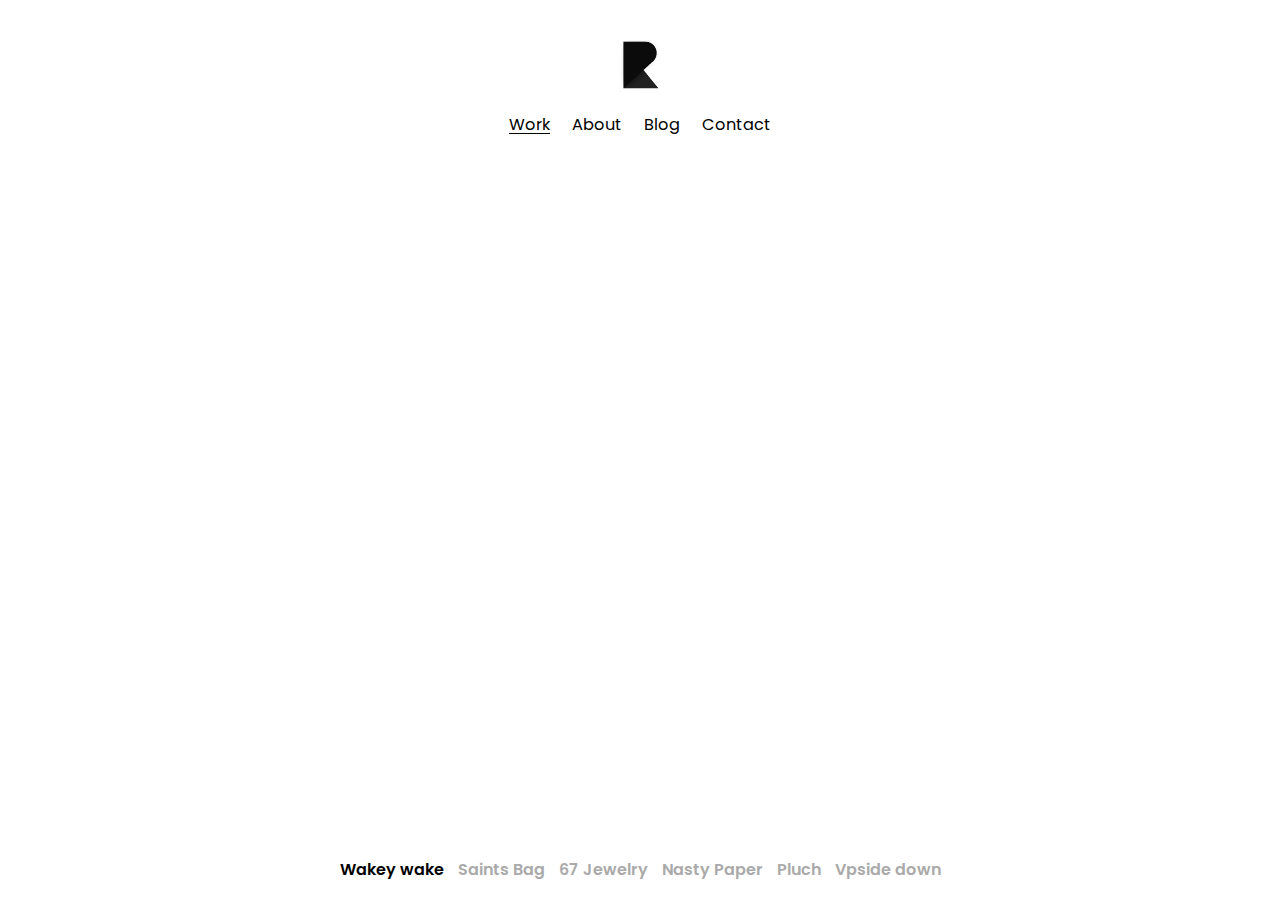
<file: index.html>
<!DOCTYPE html>
<html lang="en">
  <head>
    <meta charset="UTF-8" />
    <meta name="viewport" content="width=device-width, initial-scale=1.0" />
    <title>Riaz - Works</title>
    <link rel="shortcut icon" href="favicon.ico" type="image/x-icon" />
    <!-- Primary Meta Tags -->
    <meta name="title" content="- Responsive HTML5 Portfolio" />
    <meta
      name="description"
      content="This is framwork less animated portfolio site"
    />

    <!-- Open Graph / Facebook -->
    <meta property="og:type" content="website" />
    <meta property="og:url" content="https://mdriaz.ml/" />
    <meta property="og:title" content="- Responsive HTML5 Portfolio" />
    <meta
      property="og:description"
      content="This is framwork less animated portfolio site"
    />
    <meta property="og:image" content="" />

    <!-- Twitter -->
    <meta property="twitter:card" content="summary_large_image" />
    <meta property="twitter:url" content="https://mdriaz.ml/" />
    <meta property="twitter:title" content="- Responsive HTML5 Portfolio" />
    <meta
      property="twitter:description"
      content="This is framwork less animated portfolio site"
    />
    <meta property="twitter:image" content="" />

    <!-- Splitting CSS -->
    <link rel="stylesheet" href="css/splitting.css" />
    <!-- Main CSS -->
    <link rel="stylesheet" href="css/style.css" />
  </head>
  <body>
    <section class="container-fluid flex">
      <header>
        <a href="/" class="brand"> <img src="images/logo.png" alt="brand" /></a>
        <nav class="main-nav">
          <li><a href="/" title="Work" class="active">Work</a></li>
          <li><a href="pages/about.html" title="About">about</a></li>
          <li><a href="pages/blog.html" title="Blog">blog</a></li>
          <li><a href="pages/contact.html" title="Contact">contact</a></li>
        </nav>
      </header>
      <main class="flex-grow-1">
        <section class="portfolio_slider">
          <ul class="portfolio_slider_images">
            <li style="background-image: url(images/portfolio/wake-up.jpg);">
              <h1 class="zip-it" data-splitting>Wakey wake</h1>
            </li>
            <li style="background-image: url(images/portfolio/blue-bag.jpg);">
              <h1 class="zip-it" data-splitting>Saints Bag</h1>
            </li>
            <li style="background-image: url(images/portfolio/face-side.jpg);">
              <h1 class="zip-it" data-splitting>67 Jewelry</h1>
            </li>
            <li
              style="background-image: url(images/portfolio/yellow-book.jpg);"
            >
              <h1 class="zip-it" data-splitting>Nasty Paper</h1>
            </li>
            <li style="background-image: url(images/portfolio/vui.jpg);">
              <h1 class="zip-it" data-splitting>Pluch</h1>
            </li>

            <li style="background-image: url(images/portfolio/logo-a.jpg);">
              <h1 class="zip-it" data-splitting>Vpside down</h1>
            </li>
          </ul>
          <ul class="portfolio_slider_navigation">
            <li><a href="pages/work-single.html">Wakey wake</a></li>
            <li><a href="pages/work-single.html">Saints Bag</a></li>
            <li><a href="pages/work-single.html">67 Jewelry</a></li>
            <li><a href="pages/work-single.html">Nasty Paper</a></li>
            <li><a href="pages/work-single.html">Pluch</a></li>
            <li><a href="pages/work-single.html">Vpside down</a></li>
          </ul>
        </section>
      </main>
    </section>
    <!-- Typed.js and splitting.js combined-->
    <script src="js/vendors.js"></script>
    <!-- Main Script-->
    <script src="js/main.js"></script>
  </body>
</html>
</file>
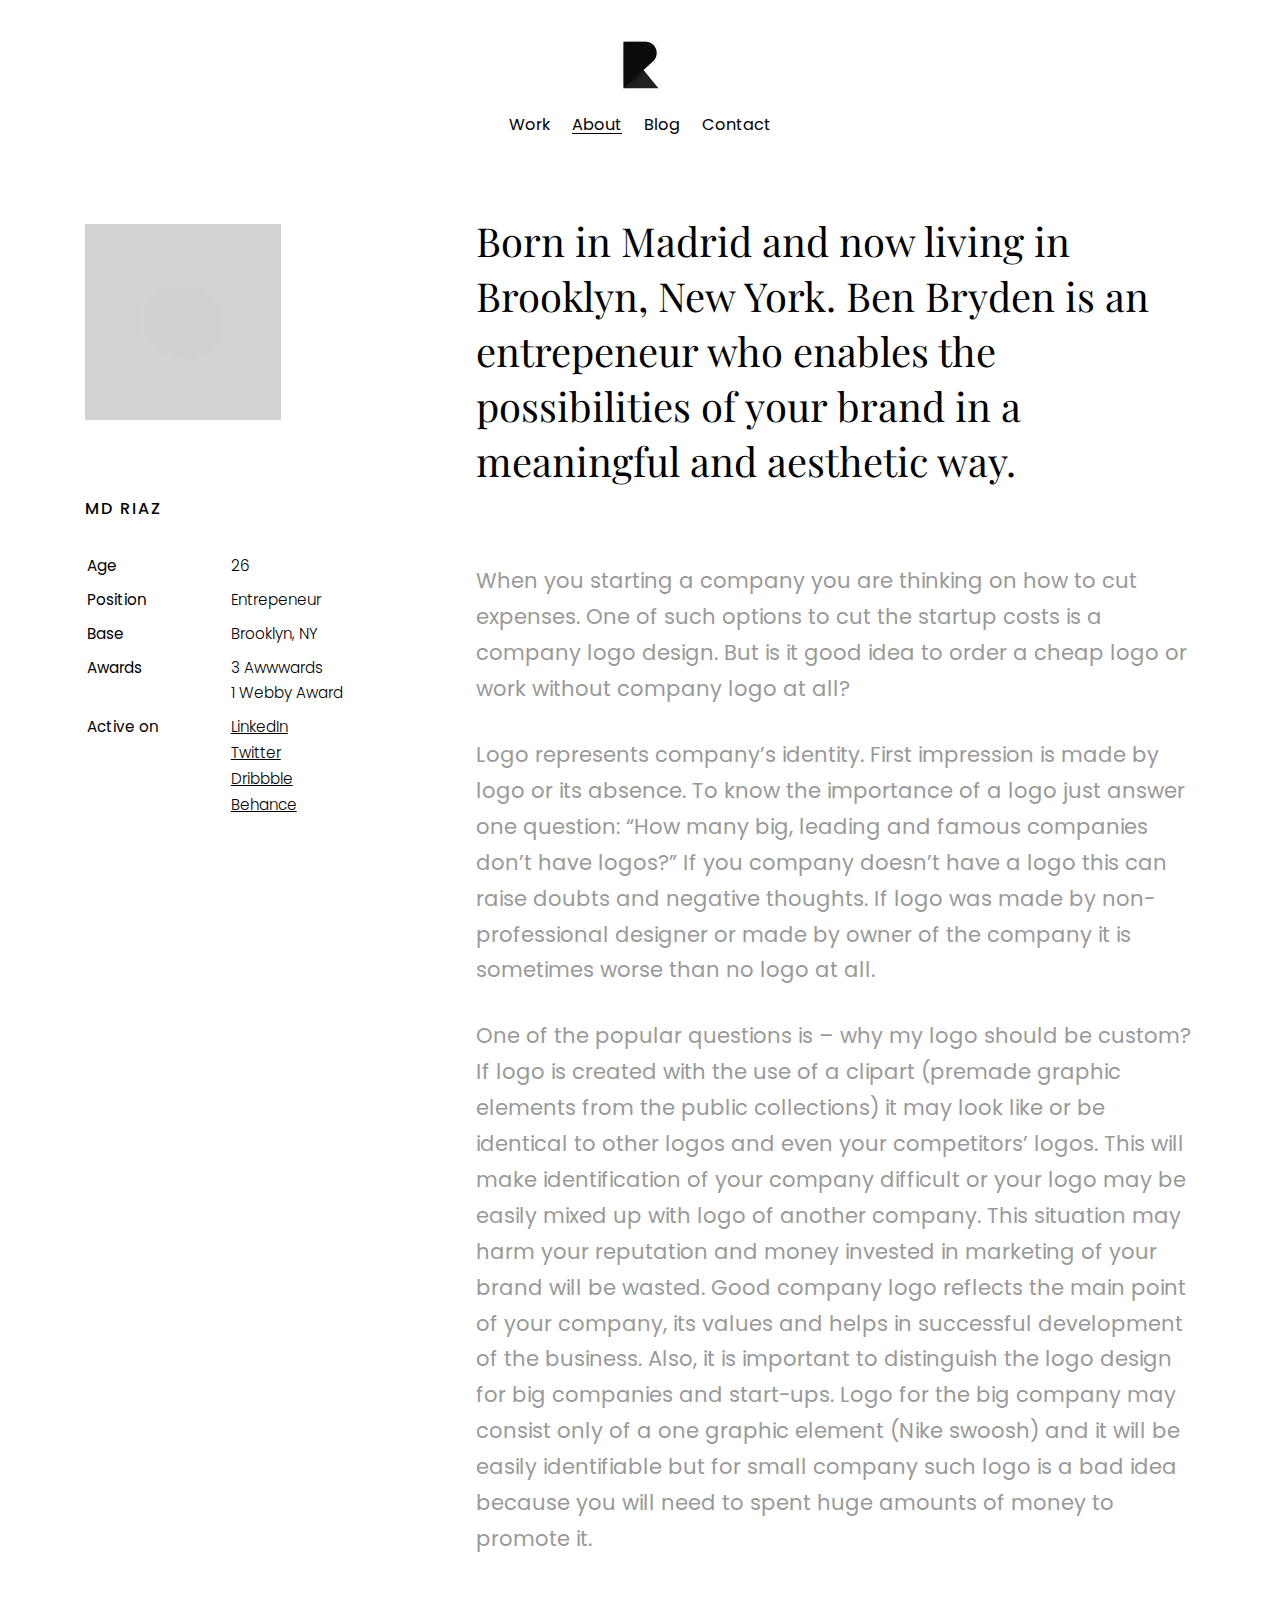
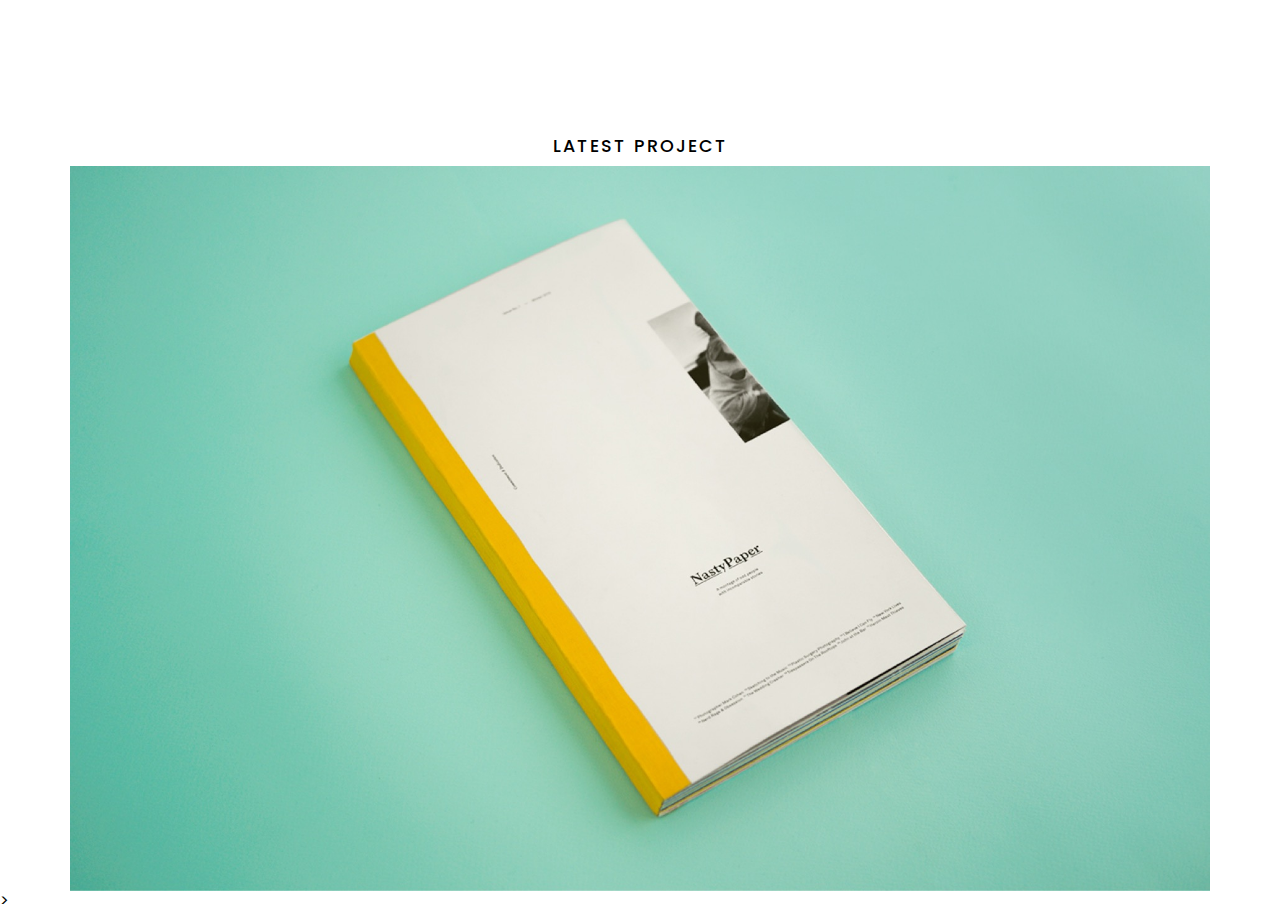
<file: pages/about.html>
<!DOCTYPE html>
<html lang="en">
  <head>
    <meta charset="UTF-8" />
    <meta name="viewport" content="width=device-width, initial-scale=1.0" />
    <title>Riaz - About</title>
    <link rel="shortcut icon" href="../favicon.ico" type="image/x-icon" />
    <!-- Primary Meta Tags -->
    <meta name="title" content="- Responsive HTML5 Portfolio" />
    <meta
      name="description"
      content="This is framwork less animated portfolio site"
    />

    <!-- Open Graph / Facebook -->
    <meta property="og:type" content="website" />
    <meta property="og:url" content="https://mdriaz.ml/" />
    <meta property="og:title" content="- Responsive HTML5 Portfolio" />
    <meta
      property="og:description"
      content="This is framwork less animated portfolio site"
    />
    <meta property="og:image" content="" />

    <!-- Twitter -->
    <meta property="twitter:card" content="summary_large_image" />
    <meta property="twitter:url" content="https://mdriaz.ml/" />
    <meta property="twitter:title" content="- Responsive HTML5 Portfolio" />
    <meta
      property="twitter:description"
      content="This is framwork less animated portfolio site"
    />
    <meta property="twitter:image" content="" />
    <!-- Splitting CSS -->
    <!-- <link rel="stylesheet" href="../css/splitting.css" /> -->
    <!-- Main CSS -->
    <link rel="stylesheet" href="../css/style.css" />
  </head>
  <body>
    <section class="container-fluid">
      <header>
        <a href="/" class="brand">
          <img src="../images/logo.png" alt="brand"
        /></a>
        <nav class="main-nav">
          <li><a href="/" title="Work">Work</a></li>
          <li>
            <a href="../pages/about.html" title="About" class="active">about</a>
          </li>
          <li><a href="../pages/blog.html" title="Blog">blog</a></li>
          <li><a href="../pages/contact.html" title="Contact">contact</a></li>
        </nav>
      </header>
      <main>
        <section class="container-fluid">
          <div class="content">
            <div class="with-sidebar">
              <!-- intermediary wrapper -->
              <div class="wrapper">
                <!-- sidebar -->
                <div>
                  <div id="sticky">
                    <div class="selfie">
                      <img
                        alt="Riaz"
                        src="../images/about/profile.jpg"
                        class="mt-lg"
                      />
                    </div>
                    <h4>MD Riaz</h4>
                    <table class="table">
                      <tr>
                        <td><strong>Age</strong></td>
                        <td>26</td>
                      </tr>
                      <tr>
                        <td><strong>Position</strong></td>
                        <td>Entrepeneur</td>
                      </tr>
                      <tr>
                        <td><strong>Base</strong></td>
                        <td>Brooklyn, NY</td>
                      </tr>
                      <tr>
                        <td><strong>Awards</strong></td>
                        <td>3 Awwwards <br />1 Webby Award</td>
                      </tr>
                      <tr>
                        <td><strong>Active on</strong></td>
                        <td>
                          <a href="#">LinkedIn</a><a href="#">Twitter</a
                          ><a href="#">Dribbble</a><a href="#">Behance</a>
                        </td>
                      </tr>
                    </table>
                  </div>
                </div>
                <!-- non-sidebar -->
                <div>
                  <div id="sticky-holder">
                    <h1 class="plop-it" data-splitting>
                      Born in Madrid and now living in Brooklyn, New York. Ben
                      Bryden is an entrepeneur who enables the possibilities of
                      your brand in a meaningful and aesthetic way.
                    </h1>
                    <p>
                      When you starting a company you are thinking on how to cut
                      expenses. One of such options to cut the startup costs is
                      a company logo design. But is it good idea to order a
                      cheap logo or work without company logo at all?
                    </p>
                    <p>
                      Logo represents company’s identity. First impression is
                      made by logo or its absence. To know the importance of a
                      logo just answer one question: “How many big, leading and
                      famous companies don’t have logos?” If you company doesn’t
                      have a logo this can raise doubts and negative thoughts.
                      If logo was made by non-professional designer or made by
                      owner of the company it is sometimes worse than no logo at
                      all.
                    </p>
                    <p>
                      One of the popular questions is – why my logo should be
                      custom? If logo is created with the use of a clipart
                      (premade graphic elements from the public collections) it
                      may look like or be identical to other logos and even your
                      competitors’ logos. This will make identification of your
                      company difficult or your logo may be easily mixed up with
                      logo of another company. This situation may harm your
                      reputation and money invested in marketing of your brand
                      will be wasted. Good company logo reflects the main point
                      of your company, its values and helps in successful
                      development of the business. Also, it is important to
                      distinguish the logo design for big companies and
                      start-ups. Logo for the big company may consist only of a
                      one graphic element (Nike swoosh) and it will be easily
                      identifiable but for small company such logo is a bad idea
                      because you will need to spent huge amounts of money to
                      promote it.
                    </p>
                  </div>
                </div>
              </div>
            </div>
          </div>
        </section>
        <section class="container-fluid mt-xl sticky-limit">
          <div class="content">
            <div class="title">
              <h4>Latest project</h4>
            </div>
            <a href="../pages/work-single.html" class="smooth">
              <img alt="project" src="../images/portfolio/yellow-book.jpg" />
            </a>
          </div>
        </section>
      </main>
    </section>
    <!-- Typed.js and splitting.js combined-->>
    <script src="../js/vendors.js"></script>
    <!-- Main Script-->
    <script src="../js/main.js"></script>
  </body>
</html>
</file>
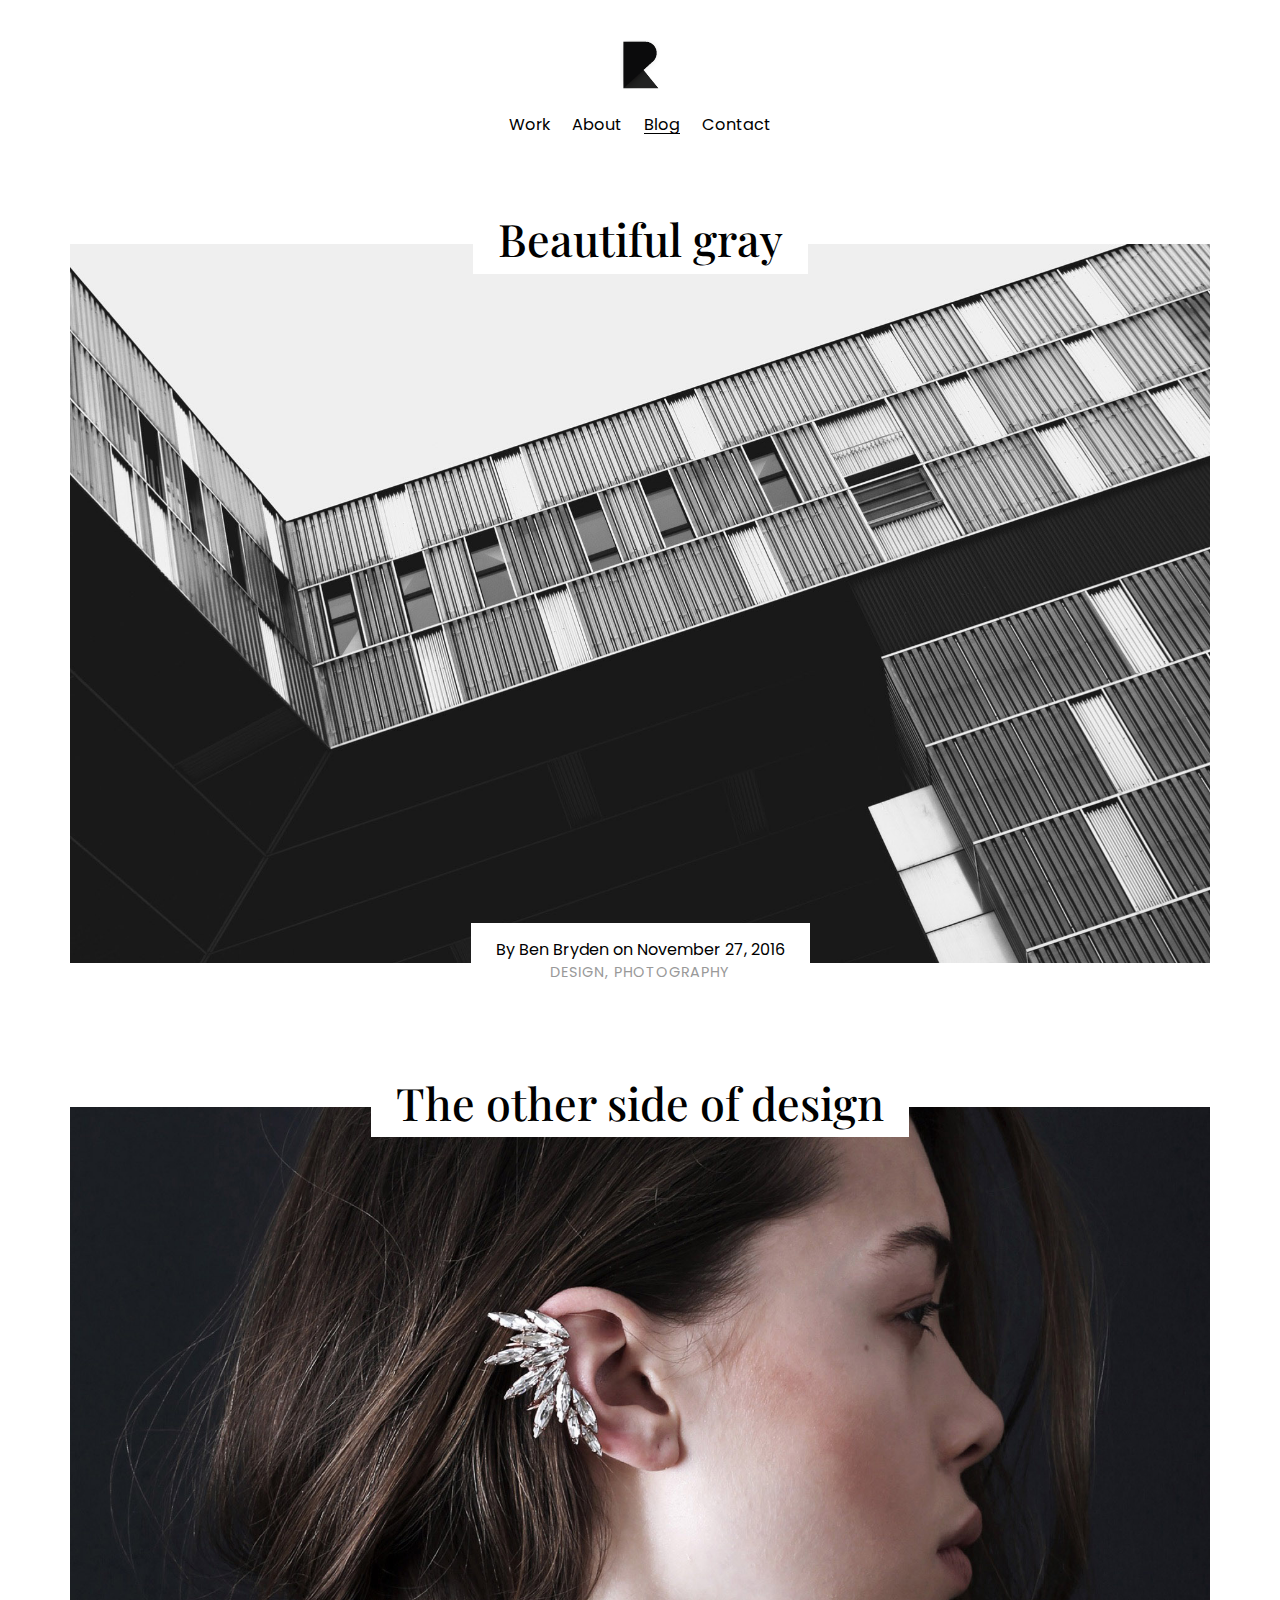
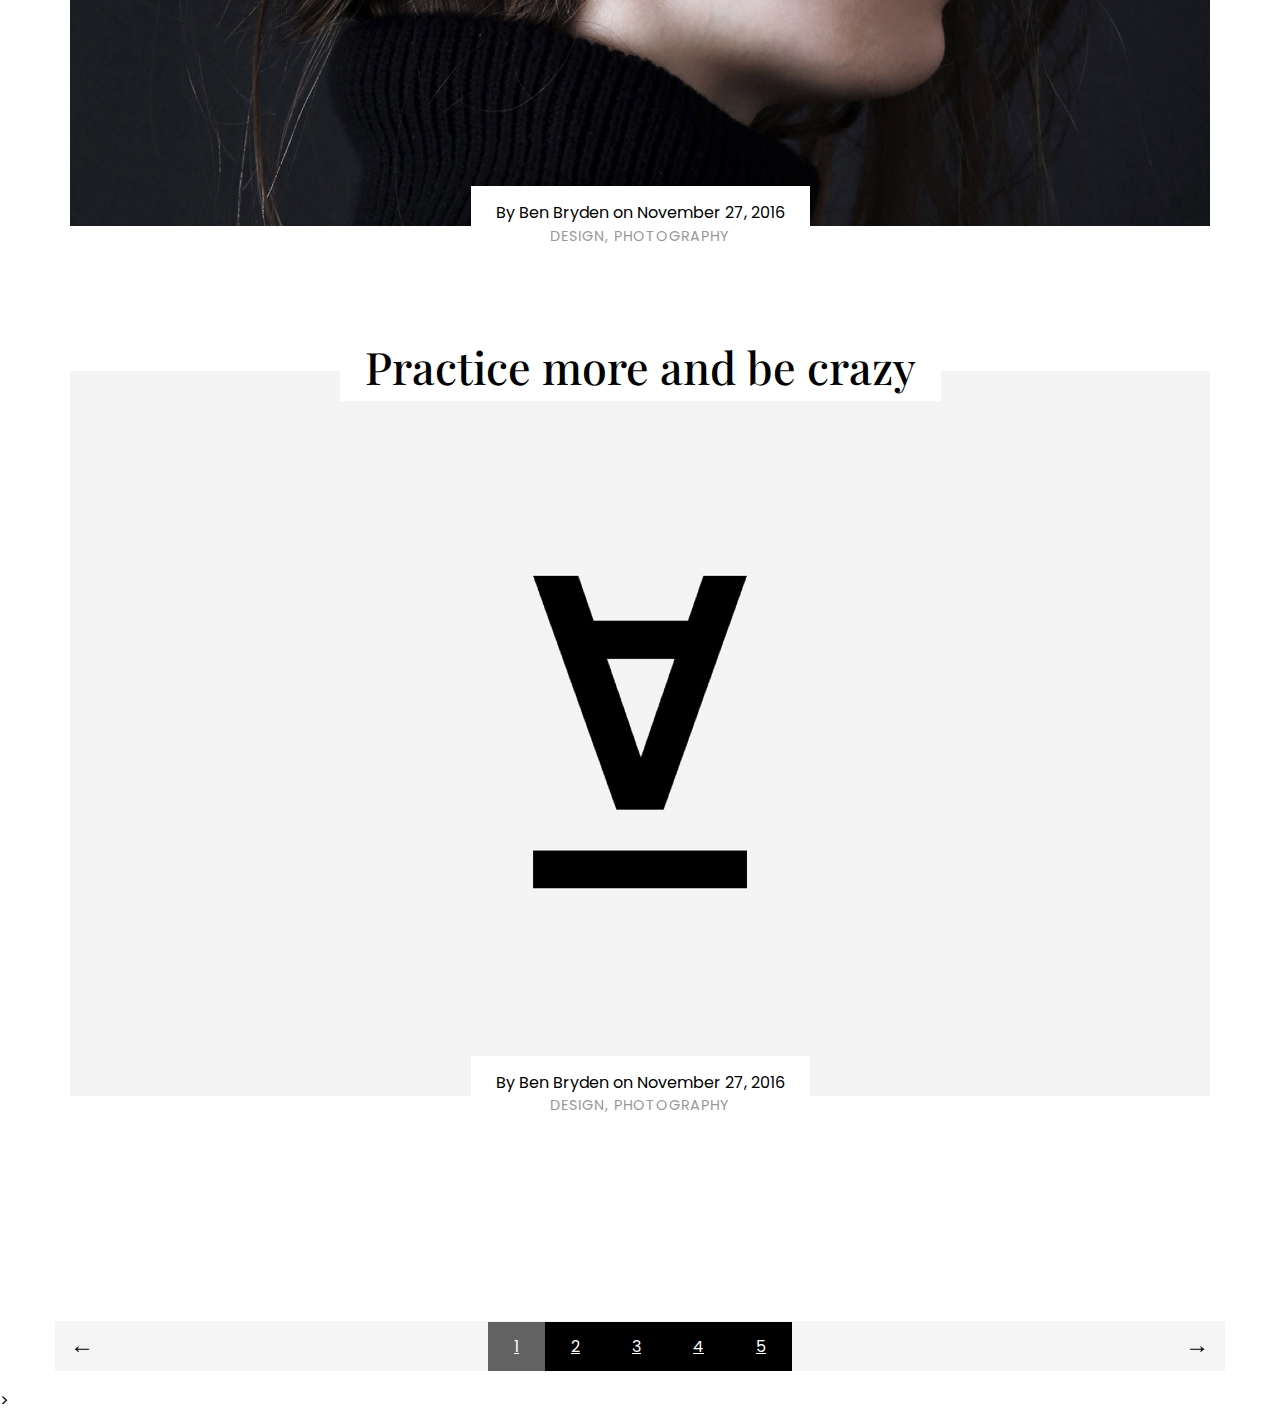
<file: pages/blog.html>
<!DOCTYPE html>
<html lang="en">
  <head>
    <meta charset="UTF-8" />
    <meta name="viewport" content="width=device-width, initial-scale=1.0" />
    <title>Riaz - Blogs</title>
    <link rel="shortcut icon" href="../favicon.ico" type="image/x-icon" />
    <!-- Primary Meta Tags -->
    <meta name="title" content="- Responsive HTML5 Portfolio" />
    <meta
      name="description"
      content="This is framwork less animated portfolio site"
    />

    <!-- Open Graph / Facebook -->
    <meta property="og:type" content="website" />
    <meta property="og:url" content="https://mdriaz.ml/" />
    <meta property="og:title" content="- Responsive HTML5 Portfolio" />
    <meta
      property="og:description"
      content="This is framwork less animated portfolio site"
    />
    <meta property="og:image" content="" />

    <!-- Twitter -->
    <meta property="twitter:card" content="summary_large_image" />
    <meta property="twitter:url" content="https://mdriaz.ml/" />
    <meta property="twitter:title" content="- Responsive HTML5 Portfolio" />
    <meta
      property="twitter:description"
      content="This is framwork less animated portfolio site"
    />
    <meta property="twitter:image" content="" />
    <!-- Splitting CSS -->
    <link rel="stylesheet" href="../css/splitting.css" />
    <!-- Main CSS -->
    <link rel="stylesheet" href="../css/style.css" />
  </head>
  <body>
    <section class="container-fluid">
      <header>
        <a href="/" class="brand">
          <img src="../images/logo.png" alt="brand"
        /></a>
        <nav class="main-nav">
          <li><a href="/" title="Work">Work</a></li>
          <li>
            <a href="../pages/about.html" title="About">about</a>
          </li>
          <li>
            <a href="../pages/blog.html" title="Blog" class="active">blog</a>
          </li>
          <li><a href="../pages/contact.html" title="Contact">contact</a></li>
        </nav>
      </header>
      <main>
        <section class="container-fluid" id="blogs">
          <div class="content">
            <a href="#" class="blog-item">
              <h2>Beautiful gray</h2>
              <img
                src="../images/portfolio/architecture-1.jpg"
                alt="Project Image"
              />
              <div class="info">
                <div class="author">By Ben Bryden on November 27, 2016</div>
                <div class="tag">Design, Photography</div>
              </div>
            </a>

            <a href="#" class="blog-item">
              <h2>The other side of design</h2>
              <img
                src="../images/portfolio/face-side.jpg"
                alt="Project Image"
              />
              <div class="info">
                <div class="author">By Ben Bryden on November 27, 2016</div>
                <div class="tag">Design, Photography</div>
              </div>
            </a>

            <a href="#" class="blog-item">
              <h2>Practice more and be crazy</h2>
              <img src="../images/portfolio/logo-a.jpg" alt="Project Image" />
              <div class="info">
                <div class="author">By Ben Bryden on November 27, 2016</div>
                <div class="tag">Design, Photography</div>
              </div>
            </a>
          </div>
        </section>
      </main>
      <footer class="container-fluid">
        <div class="content">
          <div class="pagination mt-xl">
            <a href="#" class="previous"></a>

            <div class="pagination-links">
              <a href="../pages/blog.html" class="active">1</a
              ><a href="../pages/blog.html" class="">2</a
              ><a href="../pages/blog.html" class="">3</a
              ><a href="../pages/blog.html" class="">4</a
              ><a href="../pages/blog.html" class="">5</a>
            </div>

            <a href="#" class="next"> </a>
          </div>
        </div>
      </footer>
    </section>
    <!-- Typed.js and splitting.js combined-->>
    <script src="../js/vendors.js"></script>
    <!-- Main Script-->
    <script src="../js/main.js"></script>
  </body>
</html>
</file>
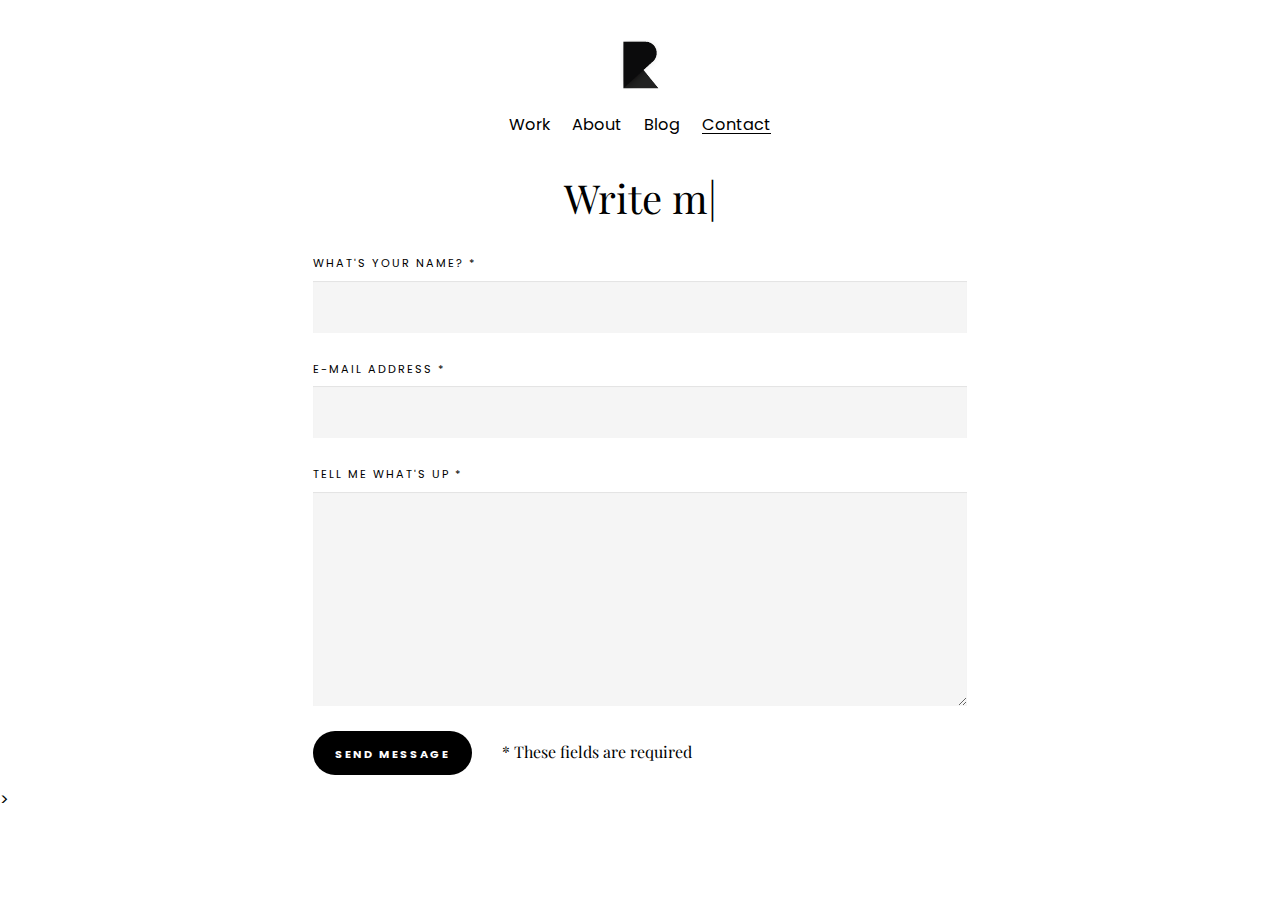
<file: pages/contact.html>
<!DOCTYPE html>
<html lang="en">
  <head>
    <meta charset="UTF-8" />
    <meta name="viewport" content="width=device-width, initial-scale=1.0" />
    <title>Riaz - Contact</title>
    <link rel="shortcut icon" href="../favicon.ico" type="image/x-icon" />
    <!-- Primary Meta Tags -->
    <meta name="title" content="- Responsive HTML5 Portfolio" />
    <meta
      name="description"
      content="This is framwork less animated portfolio site"
    />

    <!-- Open Graph / Facebook -->
    <meta property="og:type" content="website" />
    <meta property="og:url" content="https://mdriaz.ml/" />
    <meta property="og:title" content="- Responsive HTML5 Portfolio" />
    <meta
      property="og:description"
      content="This is framwork less animated portfolio site"
    />
    <meta property="og:image" content="" />

    <!-- Twitter -->
    <meta property="twitter:card" content="summary_large_image" />
    <meta property="twitter:url" content="https://mdriaz.ml/" />
    <meta property="twitter:title" content="- Responsive HTML5 Portfolio" />
    <meta
      property="twitter:description"
      content="This is framwork less animated portfolio site"
    />
    <meta property="twitter:image" content="" />
    <!-- Splitting CSS -->
    <link rel="stylesheet" href="../css/splitting.css" />
    <!-- Main CSS -->
    <link rel="stylesheet" href="../css/style.css" />
  </head>
  <body>
    <section class="container-fluid">
      <header>
        <a href="/" class="brand">
          <img src="../images/logo.png" alt="brand"
        /></a>
        <nav class="main-nav">
          <li><a href="/" title="Work">Work</a></li>
          <li>
            <a href="../pages/about.html" title="About">about</a>
          </li>
          <li>
            <a href="../pages/blog.html" title="Blog">blog</a>
          </li>
          <li>
            <a href="../pages/contact.html" title="Contact" class="active"
              >contact</a
            >
          </li>
        </nav>
      </header>
      <main>
        <section class="container-fluid" id="contact">
          <div class="content">
            <div class="intro">
              <span class="typed">Write me, Please</span>
            </div>
            <form
              id="form"
              action="../php/mail.php"
              class="contact-form"
              method="POST"
              netlify
            >
              <label>What's your name? *</label>
              <input required="" type="text" name="name" />
              <label>E-mail address *</label>
              <input required="" type="email" name="email" />
              <label>Tell me what's up *</label>
              <textarea required name="message" rows="8"></textarea>
              <button id="send" type="submit" class="btn">
                Send message</button
              ><span class="p-md">* These fields are required</span>
              <p class="response"></p>
            </form>
          </div>
        </section>
      </main>
    </section>
    <!-- Typed.js and splitting.js combined-->>
    <script src="../js/vendors.js"></script>
    <!-- Main Script-->
    <script src="../js/main.js"></script>
  </body>
</html>
</file>
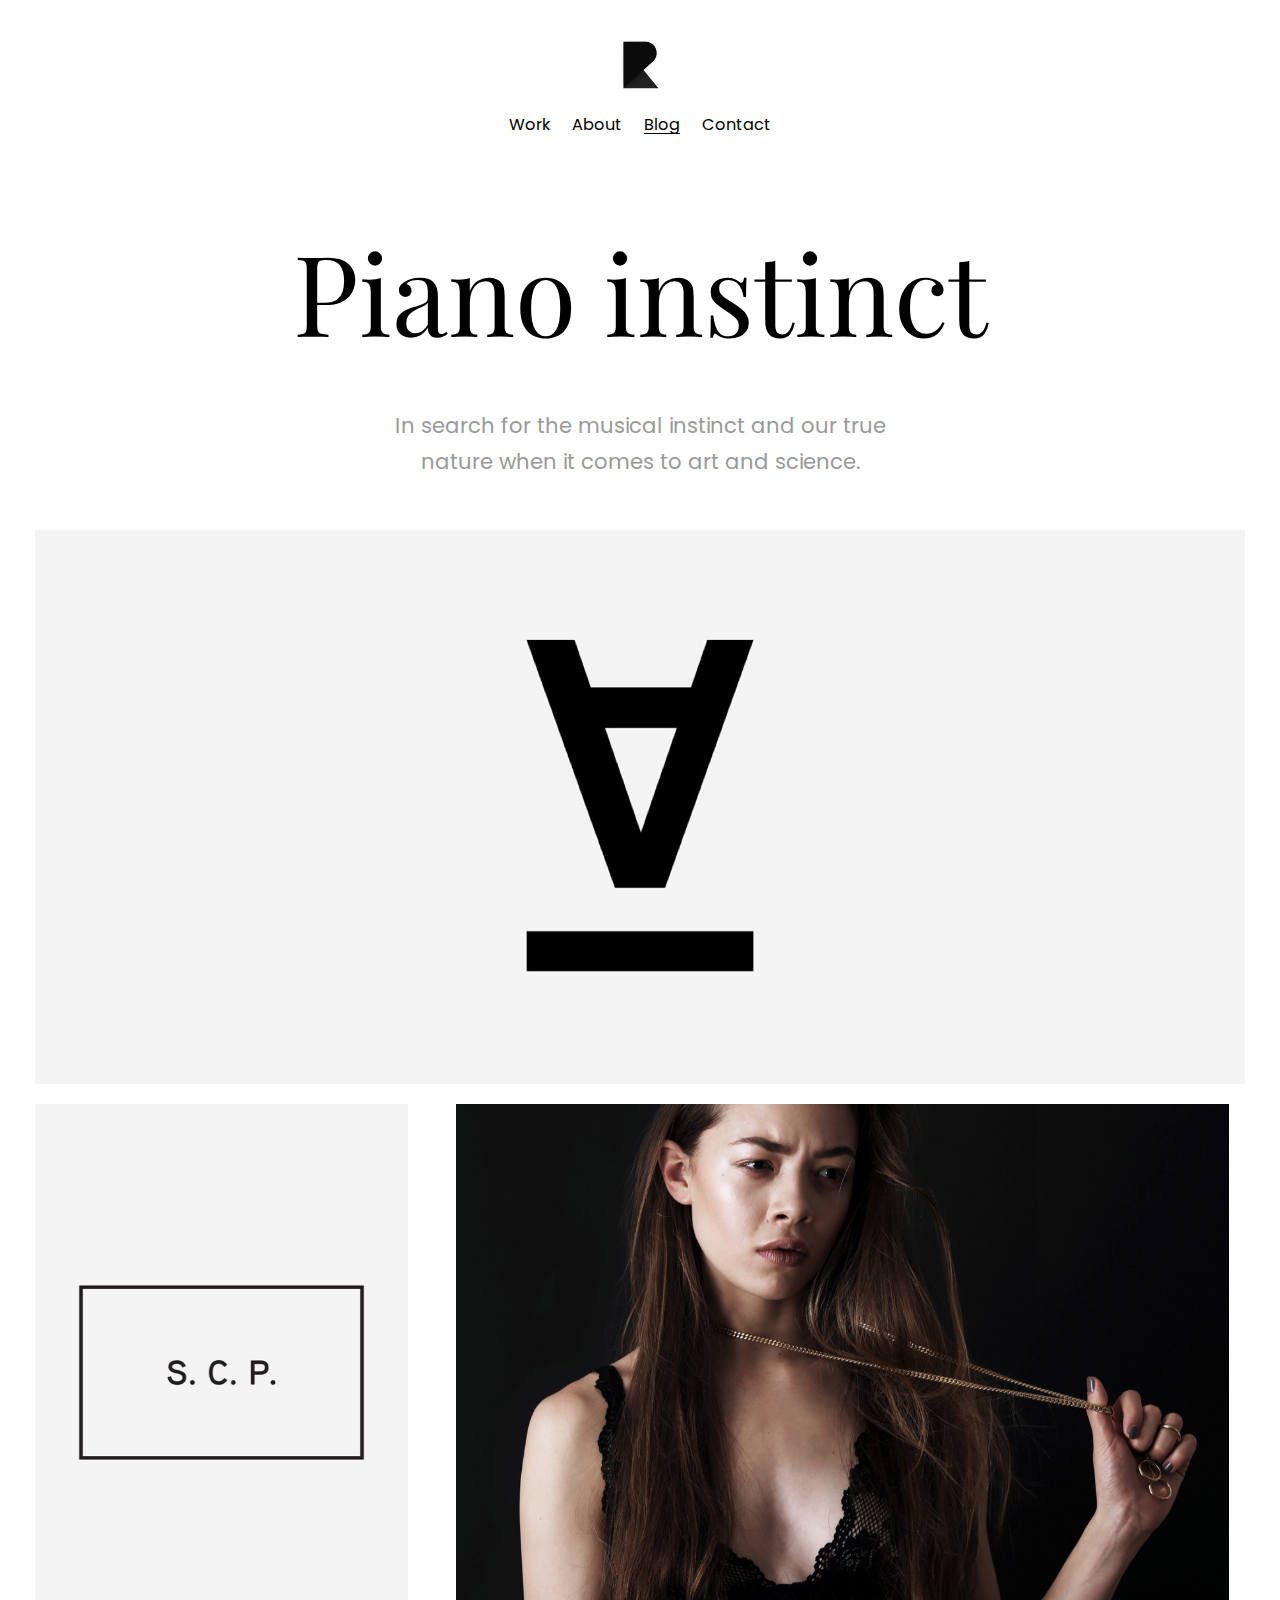
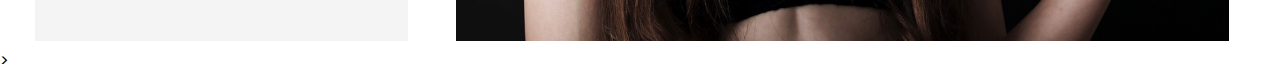
<file: pages/work-single.html>
<!DOCTYPE html>
<html lang="en">
  <head>
    <meta charset="UTF-8" />
    <meta name="viewport" content="width=device-width, initial-scale=1.0" />
    <title>Riaz - Work Name</title>
    <link rel="shortcut icon" href="../favicon.ico" type="image/x-icon" />
    <!-- Primary Meta Tags -->
    <meta name="title" content="- Responsive HTML5 Portfolio" />
    <meta
      name="description"
      content="This is framwork less animated portfolio site"
    />

    <!-- Open Graph / Facebook -->
    <meta property="og:type" content="website" />
    <meta property="og:url" content="https://mdriaz.ml/" />
    <meta property="og:title" content="- Responsive HTML5 Portfolio" />
    <meta
      property="og:description"
      content="This is framwork less animated portfolio site"
    />
    <meta property="og:image" content="" />

    <!-- Twitter -->
    <meta property="twitter:card" content="summary_large_image" />
    <meta property="twitter:url" content="https://mdriaz.ml/" />
    <meta property="twitter:title" content="- Responsive HTML5 Portfolio" />
    <meta
      property="twitter:description"
      content="This is framwork less animated portfolio site"
    />
    <meta property="twitter:image" content="" />

    <!-- Splitting CSS -->
    <!-- <link rel="stylesheet" href="../css/splitting.css" /> -->
    <!-- Main CSS -->
    <link rel="stylesheet" href="../css/style.css" />
  </head>
  <body>
    <section class="container-fluid">
      <header>
        <a href="/" class="brand">
          <img src="../images/logo.png" alt="brand"
        /></a>
        <nav class="main-nav">
          <li><a href="/" title="Work">Work</a></li>
          <li>
            <a href="../pages/about.html" title="About">about</a>
          </li>
          <li>
            <a href="../pages/blog.html" title="Blog" class="active">blog</a>
          </li>
          <li><a href="../pages/contact.html" title="Contact">contact</a></li>
        </nav>
      </header>
      <main id="work-details">
        <section class="container-fluid">
          <div class="content">
            <h1 class="plop-it" data-splitting>Piano instinct</h1>
            <p class="plop-it" data-splitting>
              In search for the musical instinct and our true nature when it
              comes to art and science.
            </p>
          </div>
        </section>
        <section class="content">
          <img alt="Project" src="../images/portfolio/single/a-logo.jpg"">

          <div class="columns" style="--s: 1rem;">
            <div class="col" style="--w: 33.5%;">
              <img src="../images/portfolio/single/scp.jpg" alt="Project" />
            </div>
            <div class="col" style="--w: 66.5%;">
              <img
                src="../images/portfolio/single/necklace.jpg"
                alt="Project"
              />
            </div>
          </div>
        </section>
      </main>
    </section>
    <!-- Typed.js and splitting.js combined-->>
    <script src="../js/vendors.js"></script>
    <!-- Main Script-->
    <script src="../js/main.js"></script>
  </body>
</html>
</file>
<file: css/splitting.css>
.splitting.cells img{width:100%;display:block}@supports ( display: grid ){.splitting.cells { position:relative;overflow:hidden;background-size:cover;visibility:hidden}.splitting .cell-grid{background:inherit;position:absolute;top:0;left:0;width:100%;height:100%;display:grid;grid-template:repeat(var(--row-total), 1fr) / repeat(var(--col-total), 1fr)}.splitting .cell-inner{background:inherit;position:absolute;visibility:visible;width:calc(100% * var(--col-total));height:calc(100% * var(--row-total));left:calc(-100% * var(--col-index));top:calc(-100% * var(--row-index))}.splitting .cell{background:inherit;position:relative;overflow:hidden;--center-x:calc((var(--col-total) - 1) / 2);--center-y:calc((var(--row-total) - 1) / 2);--offset-x:calc(var(--col-index) - var(--center-x));--offset-y:calc(var(--row-index) - var(--center-y));--distance-x:calc((var(--offset-x) * var(--offset-x)) / var(--center-x));--distance-y:calc((var(--offset-y) * var(--offset-y)) / var(--center-y))}.splitting .word,.splitting .char{display:inline-block}.splitting .char::before,.splitting .char::after{content:attr(data-char);position:absolute;top:0;left:0;visibility:hidden;transition:inherit;user-select:none}.splitting{--word-center:calc((var(--word-total) - 1) / 2);--char-center:calc((var(--char-total) - 1) / 2);--line-center:calc((var(--line-total) - 1) / 2)}.splitting .word{--word-percent:calc(var(--word-index) / var(--word-total));--line-percent:calc(var(--line-index) / var(--line-total))}.splitting .char{position:relative;--char-percent:calc(var(--char-index) / var(--char-total));--char-offset:calc(var(--char-index) - var(--char-center));--distance:calc((var(--char-offset) * var(--char-offset)) / var(--char-center));--distance-sine:calc(var(--char-offset) / var(--char-center));--distance-percent:calc((var(--distance) / var(--char-center)))}
</file>
<file: css/style.css>
@import url("https://fonts.googleapis.com/css?family=Poppins:300, 400, 600, 700");
@import url("https://fonts.googleapis.com/css?family=Playfair+Display");
*,
*::before,
*::after {
  margin: 0;
  padding: 0;
  -webkit-box-sizing: border-box;
          box-sizing: border-box; }

:root {
  --clr-black: #000;
  --clr-black-6: rgba(0, 0, 0, 0.6);
  --clr-white: #fff;
  --clr-offWhite: #f5f5f5;
  --clr-nearWhite: #aaa;
  --clr-nearGray: #999;
  --f-Poppins: "Poppins", sans-serif;
  --f-Playfair: "Playfair Display", serif; }

/*------------------------------
    Responsive media Queries
/*------------------------------*/
/*------------------------------*/
/* General Styles */
body {
  font-family: var(--f-Poppins);
  font-size: 100%;
  line-height: 1.2; }

h1,
h2,
h3,
h4,
h5,
h6 {
  font-family: inherit;
  font-weight: 500;
  line-height: 1.1;
  color: inherit; }

h1 {
  font-weight: 400;
  font-family: var(--f-Playfair);
  font-size: 2.9rem;
  line-height: 1.35; }

label {
  display: inline-block;
  max-width: 100%;
  margin-bottom: 5px;
  font-weight: bold; }

li {
  list-style: none; }

a {
  text-decoration: none;
  color: inherit; }

img {
  max-width: 100%;
  vertical-align: middle; }

p {
  font-size: 1rem;
  line-height: 1.7;
  font-weight: 400;
  color: var(--clr-nearGray); }
  @media (min-width: 768px) {
    p {
      font-size: 1.32rem; } }

/* Utility Styles */
.table {
  width: 100%;
  max-width: 100%;
  margin-bottom: 20px; }

.flex-grow-1 {
  -webkit-box-flex: 1;
      -ms-flex-positive: 1;
          flex-grow: 1; }

.mt-xl {
  margin-top: 150px; }

.p-md {
  padding: 30px; }

.disabled {
  opacity: 0.6;
  cursor: not-allowed; }

.container-fluid {
  margin-left: auto;
  margin-right: auto;
  padding: 0 10px; }
  @media (min-width: 768px) {
    .container-fluid {
      padding: 0 20px; } }
  .container-fluid.flex {
    height: 100vh;
    display: -webkit-box;
    display: -ms-flexbox;
    display: flex;
    -webkit-box-orient: vertical;
    -webkit-box-direction: normal;
        -ms-flex-direction: column;
            flex-direction: column; }

.content {
  max-width: 1400px;
  margin: 0 auto; }

.columns {
  --s: 1rem;
  width: 100%;
  display: -webkit-box;
  display: -ms-flexbox;
  display: flex;
  -ms-flex-wrap: wrap;
      flex-wrap: wrap;
  -webkit-box-pack: justify;
      -ms-flex-pack: justify;
          justify-content: space-between;
  margin-left: calc(var(--s) / 2 * -1);
  margin-right: calc(var(--s) / 2 * -1); }
  .columns .col {
    width: calc(var(--w, 50%) - 1rem);
    padding-left: calc(var(--s) / 2);
    padding-right: calc(var(--s) / 2); }
    .columns .col * > {
      text-align: center; }

header {
  padding: 20px 0 20px;
  text-align: center; }
  @media (min-width: 768px) {
    header {
      padding: 40px 0; } }
  header .brand {
    display: inline-block; }
    header .brand img {
      -webkit-transition: -webkit-transform 0.5s ease-out;
      transition: -webkit-transform 0.5s ease-out;
      transition: transform 0.5s ease-out;
      transition: transform 0.5s ease-out, -webkit-transform 0.5s ease-out; }

/* Navigations */
nav.main-nav {
  margin-top: 10px;
  padding: 0; }
  @media (min-width: 768px) {
    nav.main-nav {
      margin: 25px -15px 0; } }
  nav.main-nav li {
    display: inline-block;
    margin: 0 9px;
    -webkit-transition: opacity 0.5s ease-out, -webkit-transform 0.3s ease-out;
    transition: opacity 0.5s ease-out, -webkit-transform 0.3s ease-out;
    transition: transform 0.3s ease-out, opacity 0.5s ease-out;
    transition: transform 0.3s ease-out, opacity 0.5s ease-out, -webkit-transform 0.3s ease-out; }
    nav.main-nav li:nth-of-type(2) {
      -webkit-transition-delay: 100ms;
              transition-delay: 100ms; }
    nav.main-nav li:nth-of-type(3) {
      -webkit-transition-delay: 200ms;
              transition-delay: 200ms; }
    nav.main-nav li:nth-of-type(4) {
      -webkit-transition-delay: 300ms;
              transition-delay: 300ms; }
    nav.main-nav li a {
      font-size: 1.2rem;
      display: block;
      -webkit-transition: all 0.7s;
      transition: all 0.7s;
      color: var(--clr-black);
      text-transform: capitalize;
      position: relative; }
      @media (min-width: 768px) {
        nav.main-nav li a {
          font-size: 1.01rem; } }
      nav.main-nav li a::after {
        position: absolute;
        content: "";
        bottom: 0px;
        left: 0;
        height: 1px;
        width: 0;
        -webkit-transition: width 0.2s ease-in-out;
        transition: width 0.2s ease-in-out;
        background-color: var(--clr-black); }
      nav.main-nav li a:hover::after, nav.main-nav li a.active::after {
        width: 100%; }

/* Portfolio / Works */
section.portfolio_slider {
  height: calc(100% - 20px);
  margin: 20px 15px 0; }
  section.portfolio_slider .portfolio_slider_images {
    height: 100%;
    padding-bottom: 60px; }
    section.portfolio_slider .portfolio_slider_images li {
      background-size: cover;
      background-position: center center;
      height: 100%;
      display: none;
      opacity: 0;
      -webkit-transition: opacity 1s ease-in;
      transition: opacity 1s ease-in; }
      section.portfolio_slider .portfolio_slider_images li.active {
        display: -webkit-box;
        display: -ms-flexbox;
        display: flex;
        -webkit-animation-name: fadeIn;
                animation-name: fadeIn;
        -webkit-animation-duration: 1s;
                animation-duration: 1s;
        -webkit-animation-timing-function: linear;
                animation-timing-function: linear;
        -webkit-animation-delay: 0ms;
                animation-delay: 0ms;
        -webkit-animation-iteration-count: 1;
                animation-iteration-count: 1;
        -webkit-animation-direction: normal;
                animation-direction: normal;
        -webkit-animation-fill-mode: forwards;
                animation-fill-mode: forwards; }

@-webkit-keyframes fadeIn {
  from {
    opacity: 0; }
  to {
    opacity: 1; } }

@keyframes fadeIn {
  from {
    opacity: 0; }
  to {
    opacity: 1; } }
    section.portfolio_slider .portfolio_slider_images h1 {
      font-size: 4.5rem;
      text-align: center;
      margin-top: auto;
      margin-bottom: auto;
      line-height: 1;
      width: 100%;
      mix-blend-mode: overlay; }
      @media (min-width: 1024px) {
        section.portfolio_slider .portfolio_slider_images h1 {
          font-size: 10rem; } }
      section.portfolio_slider .portfolio_slider_images h1::-moz-selection {
        background-color: var(--clr-white); }
      section.portfolio_slider .portfolio_slider_images h1::selection {
        background-color: var(--clr-white); }
  section.portfolio_slider .portfolio_slider_navigation {
    margin-top: -60px;
    height: 60px;
    width: 100%;
    text-align: center;
    white-space: nowrap;
    overflow-x: scroll;
    overflow-y: hidden; }
    @media (min-width: 768px) {
      section.portfolio_slider .portfolio_slider_navigation {
        overflow: hidden; } }
    section.portfolio_slider .portfolio_slider_navigation li {
      display: inline-block;
      margin: 0 5px; }
      section.portfolio_slider .portfolio_slider_navigation li a {
        height: 60px;
        line-height: 60px;
        color: var(--clr-nearWhite);
        font-size: 1rem;
        font-weight: 600;
        -webkit-transition: all 0.7s;
        transition: all 0.7s; }
        section.portfolio_slider .portfolio_slider_navigation li a:hover {
          text-decoration: underline;
          color: var(--clr-black); }
      section.portfolio_slider .portfolio_slider_navigation li.active a {
        color: var(--clr-black); }

/*------- Work details Page -------*/
#work-details {
  text-align: center; }
  #work-details h1 {
    font-size: 7rem;
    margin: 40px auto; }
  #work-details p {
    max-width: 500px;
    margin: 40px auto; }
  #work-details img {
    margin: 10px auto; }

/*------- About Page -------*/
section.container-fluid {
  padding: 0; }
  section.container-fluid .content a {
    text-decoration: underline; }
  @media (min-width: 768px) {
    section.container-fluid {
      padding: 0 35px; } }
  section.container-fluid .wrapper > * {
    padding-left: 15px;
    padding-right: 15px; }
  section.container-fluid p {
    margin-bottom: 30px; }
  section.container-fluid .with-sidebar {
    --space: 0.5rem;
    overflow: hidden; }
    section.container-fluid .with-sidebar > * {
      display: -webkit-box;
      display: -ms-flexbox;
      display: flex;
      -ms-flex-wrap: wrap;
          flex-wrap: wrap;
      margin: calc(var(--space) / 2 * -1); }
      section.container-fluid .with-sidebar > * > * {
        margin: calc(var(--space) / 2);
        -ms-flex-preferred-size: 33.33333%;
            flex-basis: 33.33333%;
        -webkit-box-flex: 1;
            -ms-flex-positive: 1;
                flex-grow: 1; }
      section.container-fluid .with-sidebar > * > :last-child {
        -ms-flex-preferred-size: 0;
            flex-basis: 0;
        -webkit-box-flex: 999;
            -ms-flex-positive: 999;
                flex-grow: 999;
        min-width: calc(65% - var(--space)); }
  section.container-fluid .selfie img {
    margin: 15px 0;
    margin-top: 50px; }
  section.container-fluid h1 {
    margin-top: 40px;
    margin-bottom: 75px;
    font-weight: 400;
    font-family: var(--f-Playfair);
    line-height: 1.37;
    font-size: 1.5rem; }
    @media (min-width: 768px) {
      section.container-fluid h1 {
        font-size: 2.5rem; } }
  @media screen and (min-width: 901px) {
    section.container-fluid #sticky {
      position: relative; } }
  section.container-fluid #sticky .table {
    margin-top: 30px; }
    section.container-fluid #sticky .table tr td {
      border: 0;
      padding: 3px 0;
      line-height: 1.7;
      font-size: 0.95rem;
      font-weight: 300;
      padding-right: 20px;
      white-space: nowrap;
      vertical-align: top; }
      section.container-fluid #sticky .table tr td a {
        display: block; }
  @media screen and (min-width: 901px) {
    section.container-fluid #sticky.sticky {
      position: fixed;
      width: 26.5%; } }
  section.container-fluid h4 {
    font-family: var(--f-Poppins);
    letter-spacing: 2px;
    text-transform: uppercase;
    margin-top: 65px;
    margin-bottom: 10px; }
  section.container-fluid .title {
    text-align: center; }
    section.container-fluid .title h4 {
      font-size: 1.1rem; }

/*------- Blog Page -------*/
#blogs a.blog-item {
  text-decoration: none;
  text-align: center;
  display: inline-block;
  width: 100%; }
  #blogs a.blog-item h2 {
    font-size: 1.5rem;
    font-family: var(--f-Playfair);
    background: var(--clr-white);
    display: inline-block;
    position: relative;
    z-index: 2;
    padding: 10px 12px;
    bottom: -20px; }
  @media (min-width: 768px) {
    #blogs a.blog-item h2 {
      bottom: -30px;
      font-size: 2.8rem;
      padding: 10px 25px; } }

#blogs img {
  position: relative;
  z-index: 1; }

#blogs .info {
  position: relative;
  display: inline-block;
  background: var(--clr-white);
  top: -30px;
  padding: 10px 15px;
  z-index: 2; }
  #blogs .info .author {
    font-size: 0.8rem; }
  #blogs .info .tag {
    text-transform: uppercase;
    color: var(--clr-nearGray);
    letter-spacing: 1px;
    margin-top: 5px; }
  @media (min-width: 768px) {
    #blogs .info {
      top: -40px;
      padding: 17px 25px; }
      #blogs .info .author {
        font-size: 1rem; }
      #blogs .info .tag {
        font-size: 0.9rem; } }

footer .pagination {
  background: var(--clr-offWhite);
  width: 100%;
  text-align: center;
  border-radius: 0;
  display: inline-block;
  margin-bottom: 20px;
  height: 50px;
  display: -webkit-box;
  display: -ms-flexbox;
  display: flex;
  -webkit-box-pack: justify;
      -ms-flex-pack: justify;
          justify-content: space-between; }
  footer .pagination .previous,
  footer .pagination .next {
    position: relative; }
    footer .pagination .previous::before,
    footer .pagination .next::before {
      position: absolute;
      padding: 10px 15px;
      font-size: 1.5rem; }
    footer .pagination .previous:hover::before,
    footer .pagination .next:hover::before {
      background-color: var(--clr-white); }
  footer .pagination .previous::before {
    content: "\2190"; }
  footer .pagination .next::before {
    content: "\2192";
    left: -55px; }
  footer .pagination .pagination-links {
    display: none; }
    @media (min-width: 768px) {
      footer .pagination .pagination-links {
        display: block; } }
    footer .pagination .pagination-links a {
      background: var(--clr-black);
      color: var(--clr-white);
      padding: 13px 26px;
      line-height: 3.2; }
      footer .pagination .pagination-links a.active, footer .pagination .pagination-links a:hover {
        background: var(--clr-black-6); }

/*------- Contact Page -------*/
#contact .content {
  max-width: 60%;
  margin: 0 auto; }

#contact .intro {
  text-align: center; }
  #contact .intro .typed,
  #contact .intro .typed-cursor {
    font-family: var(--f-Playfair);
    font-weight: 400;
    font-size: 2.5rem; }

#contact form.contact-form {
  margin: 15px;
  margin-top: 30px; }
  #contact form.contact-form label {
    font-family: var(--f-Poppins);
    font-weight: normal;
    text-transform: uppercase;
    letter-spacing: 2px;
    font-size: 0.7rem;
    margin-bottom: 10px; }
  #contact form.contact-form input,
  #contact form.contact-form textarea {
    display: block;
    width: 100%;
    padding: 15px;
    height: auto;
    background: var(--clr-offWhite);
    border: 0;
    border-radius: 0;
    -webkit-appearance: none;
       -moz-appearance: none;
            appearance: none;
    margin-bottom: 25px;
    font-size: 1.2rem;
    -webkit-transition: all 0.3s;
    transition: all 0.3s;
    -webkit-box-shadow: inset 0 1px 1px rgba(0, 0, 0, 0.075);
            box-shadow: inset 0 1px 1px rgba(0, 0, 0, 0.075); }
    #contact form.contact-form input:focus,
    #contact form.contact-form textarea:focus {
      background: var(--clr-black);
      color: var(--clr-white); }
  #contact form.contact-form .btn {
    background: var(--clr-black);
    color: var(--clr-white);
    border: 0;
    border-radius: 100px;
    letter-spacing: 2px;
    text-transform: uppercase;
    font-size: 0.7rem;
    font-family: var(--f-Poppins);
    padding: 15px 22px 12px;
    font-weight: 700;
    -webkit-transition: background 0.3s ease-in-out;
    transition: background 0.3s ease-in-out;
    cursor: pointer; }
    #contact form.contact-form .btn:hover {
      background: var(--clr-black-6); }
  #contact form.contact-form span {
    font-family: var(--f-Playfair); }

#contact p.response {
  font-size: 1rem;
  margin: 10px; }

/* Transition and animation */
main > * {
  -webkit-transition: opacity 0.5s ease-out;
  transition: opacity 0.5s ease-out;
  opacity: 0; }

header .brand img {
  -webkit-transition-delay: 0.6s;
          transition-delay: 0.6s;
  -webkit-transform: scale(0);
          transform: scale(0); }

nav > li {
  opacity: 0;
  -webkit-transform: matrix(1, 0, 0, 1, -50, -15);
          transform: matrix(1, 0, 0, 1, -50, -15); }

/* splliting js animation */
.zip-it .char {
  color: var(--clr-black); }
  .zip-it .char, .zip-it .char::before, .zip-it .char::after {
    -webkit-transition: -webkit-transform 0.8s cubic-bezier(0.75, 0, 0.25, 1);
    transition: -webkit-transform 0.8s cubic-bezier(0.75, 0, 0.25, 1);
    transition: transform 0.8s cubic-bezier(0.75, 0, 0.25, 1);
    transition: transform 0.8s cubic-bezier(0.75, 0, 0.25, 1), -webkit-transform 0.8s cubic-bezier(0.75, 0, 0.25, 1);
    -webkit-transition-delay: calc(0.5s * (1 - var(--char-percent)));
            transition-delay: calc(0.5s * (1 - var(--char-percent))); }
  .zip-it .char::before, .zip-it .char::after {
    visibility: visible;
    color: var(--clr-white); }
  .zip-it .char::before {
    -webkit-clip-path: polygon(0 0, 100% 0, 100% 54%, 0 54%);
            clip-path: polygon(0 0, 100% 0, 100% 54%, 0 54%); }
  .zip-it .char::after {
    -webkit-clip-path: polygon(0 46%, 100% 46%, 100% 100%, 0 100%);
            clip-path: polygon(0 46%, 100% 46%, 100% 100%, 0 100%); }

.zip-it:hover .char:before,
.zip-it.animate .char:before {
  -webkit-transform: translateY(-45%) scaleY(0);
          transform: translateY(-45%) scaleY(0); }

.zip-it:hover .char:after,
.zip-it.animate .char:after {
  -webkit-transform: translateY(45%) scaleY(0);
          transform: translateY(45%) scaleY(0); }

.zip-it:hover .char,
.zip-it:hover .char:before,
.zip-it:hover .char:after, .zip-it.animate .char,
.zip-it.animate .char:before,
.zip-it.animate .char:after {
  -webkit-transition-delay: calc(0.5s * var(--char-percent));
          transition-delay: calc(0.5s * var(--char-percent)); }

/*-----------------*/
.plop-it {
  -webkit-perspective: 500px;
          perspective: 500px;
  -webkit-transform-style: preserve-3d;
          transform-style: preserve-3d; }
  .plop-it .char {
    -webkit-animation: plop 0.5s ease-out 1 both;
            animation: plop 0.5s ease-out 1 both;
    -webkit-animation-delay: calc(0.005s * var(--char-index));
            animation-delay: calc(0.005s * var(--char-index)); }

@-webkit-keyframes plop {
  0% {
    opacity: 0;
    -webkit-transform: translate3d(0px, 10px, 400px) rotate(180deg);
            transform: translate3d(0px, 10px, 400px) rotate(180deg); }
  20% {
    -webkit-transform: translate3d(0px, -20px, 200px) rotate(90deg);
            transform: translate3d(0px, -20px, 200px) rotate(90deg); }
  40%,
  70% {
    opacity: 1;
    -webkit-transform: translate3d(0px, 0px, 0px) rotate(0deg);
            transform: translate3d(0px, 0px, 0px) rotate(0deg); }
  90%,
  100% {
    opacity: 1;
    -webkit-transform: translate3d(0px, 10px, -200px) rotate(-90deg);
            transform: translate3d(0px, 10px, -200px) rotate(-90deg); } }

@keyframes plop {
  0% {
    opacity: 0;
    -webkit-transform: translate3d(0px, 10px, 400px) rotate(180deg);
            transform: translate3d(0px, 10px, 400px) rotate(180deg); }
  20% {
    -webkit-transform: translate3d(0px, -20px, 200px) rotate(90deg);
            transform: translate3d(0px, -20px, 200px) rotate(90deg); }
  40%,
  70% {
    opacity: 1;
    -webkit-transform: translate3d(0px, 0px, 0px) rotate(0deg);
            transform: translate3d(0px, 0px, 0px) rotate(0deg); }
  90%,
  100% {
    opacity: 1;
    -webkit-transform: translate3d(0px, 10px, -200px) rotate(-90deg);
            transform: translate3d(0px, 10px, -200px) rotate(-90deg); } }
/*# sourceMappingURL=style.css.map */
</file>
